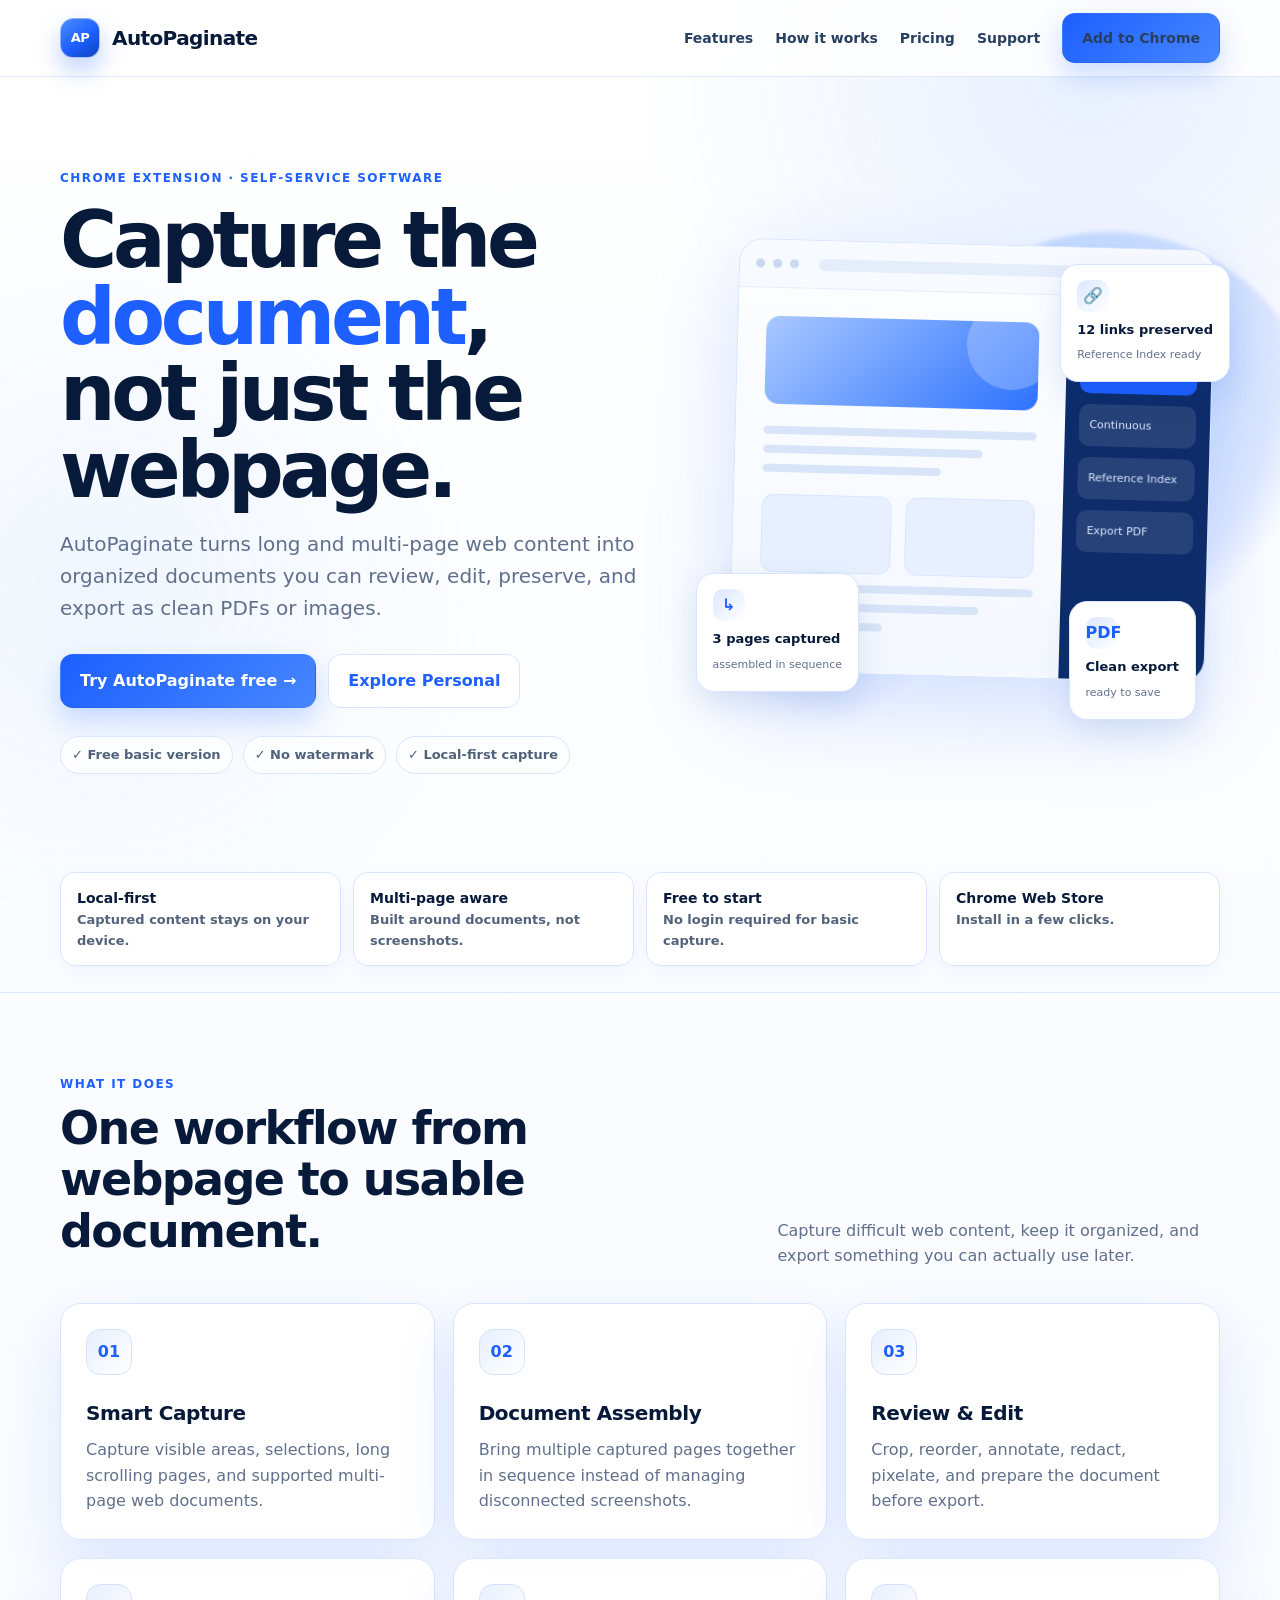
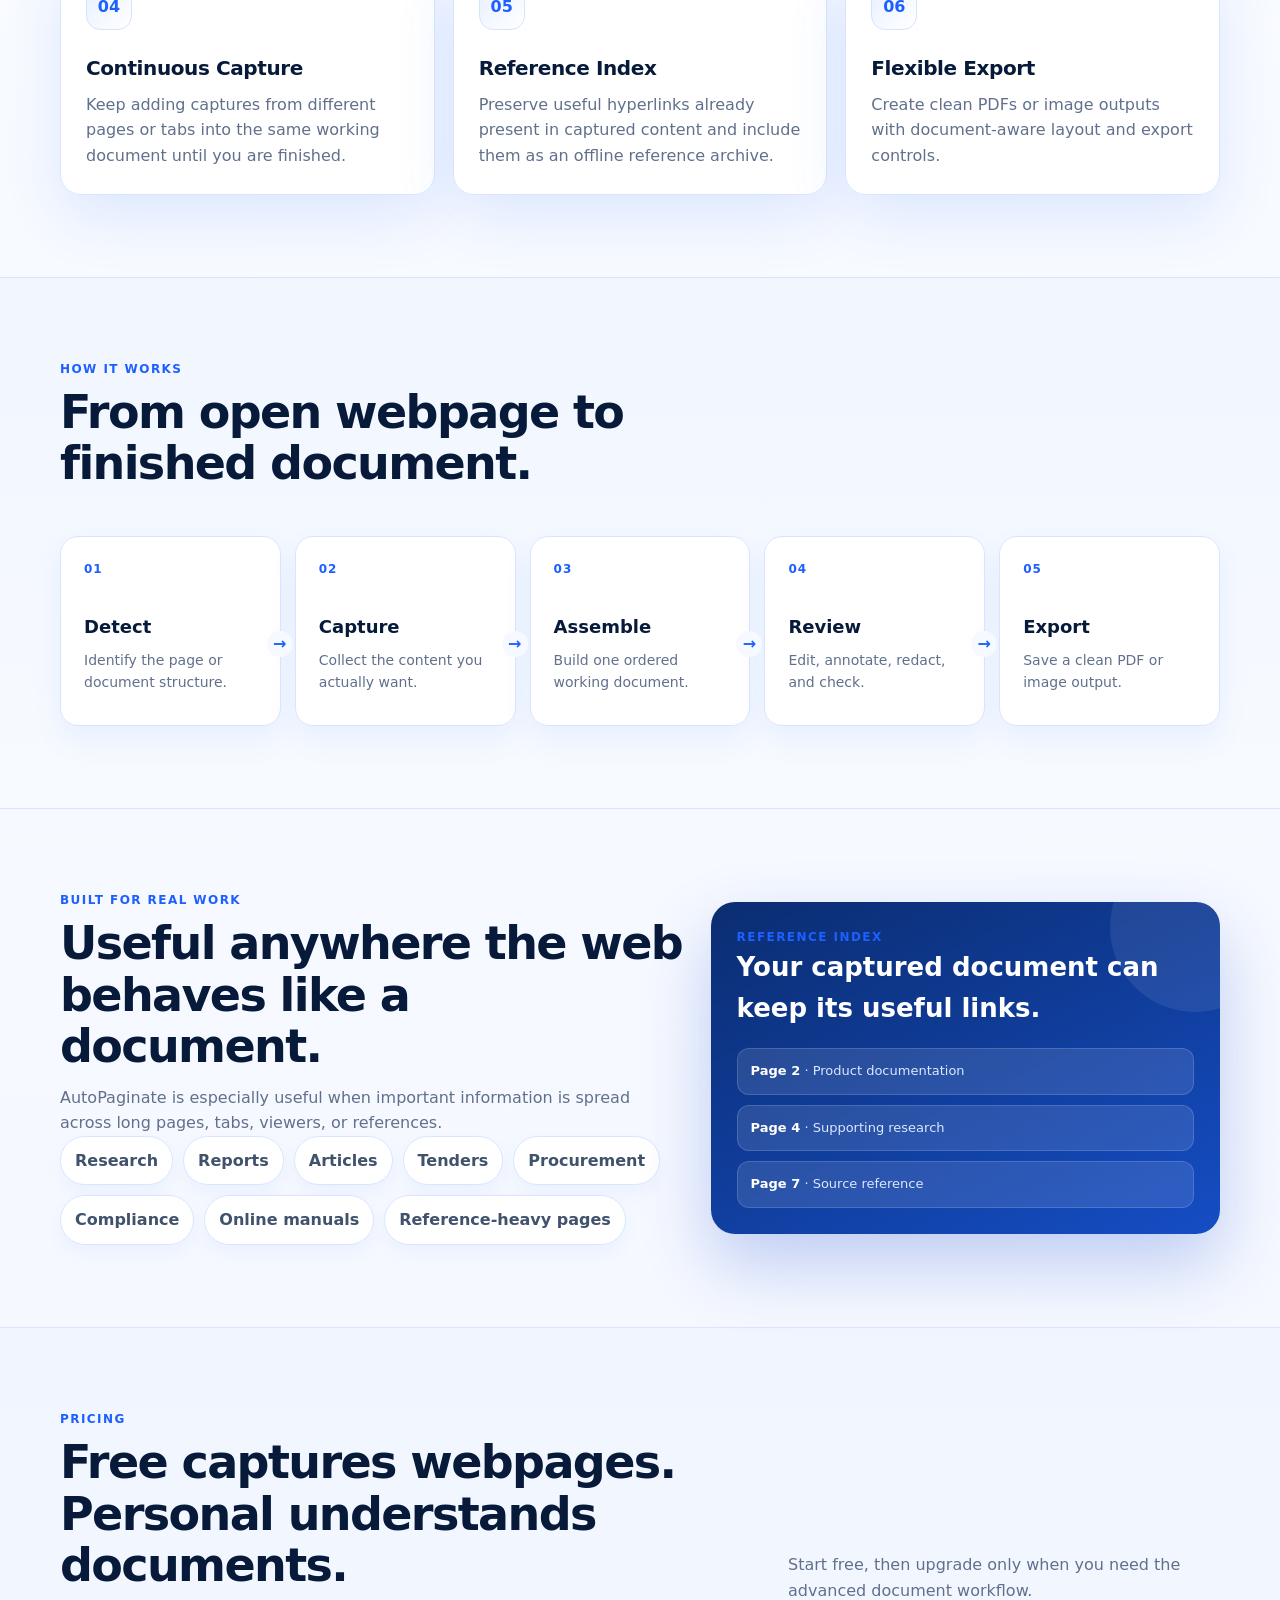
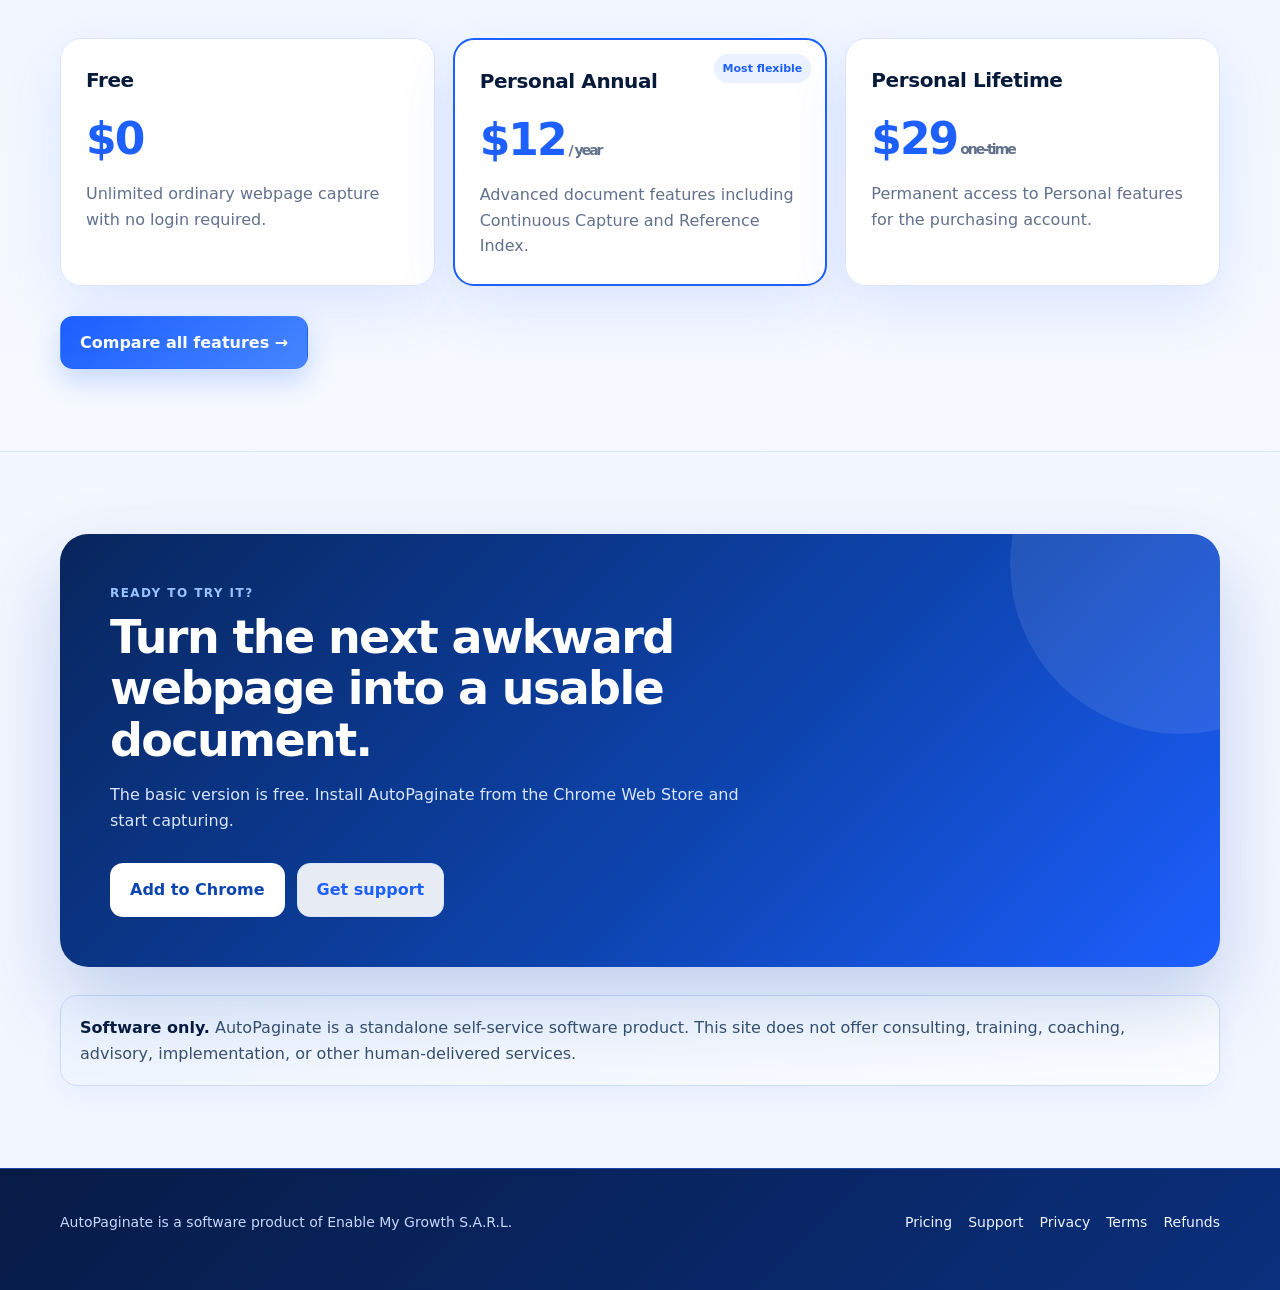
<file: index.html>
<!doctype html><html lang="en"><head><meta charset="utf-8"><meta name="viewport" content="width=device-width,initial-scale=1"><title>AutoPaginate — Capture the document, not just the webpage</title><meta name="description" content="Capture long and multi-page web content, assemble it into usable documents, and export clean PDFs or images with AutoPaginate."><link rel="canonical" href="https://ap.enablemygrowth.com/"><link rel="stylesheet" href="/styles.css"></head><body>
<header class="nav"><div class="wrap nav-inner"><a class="brand" href="/"><span class="mark">AP</span>AutoPaginate</a><nav class="links"><a href="#features">Features</a><a href="#workflow">How it works</a><a href="/pricing.html">Pricing</a><a href="/support.html">Support</a><a class="button" target="_blank" rel="noopener noreferrer" href="https://chromewebstore.google.com/detail/autopaginate/aelphfappkhhegholojnkfmpgkehmkic">Add to Chrome</a></nav></div></header>
<main>
<section class="hero"><div class="wrap hero-grid"><div class="hero-copy reveal"><div class="eyebrow">Chrome extension · self-service software</div><h1>Capture the <span>document</span>, not just the webpage.</h1><p>AutoPaginate turns long and multi-page web content into organized documents you can review, edit, preserve, and export as clean PDFs or images.</p><div class="actions"><a class="button" target="_blank" rel="noopener noreferrer" href="https://chromewebstore.google.com/detail/autopaginate/aelphfappkhhegholojnkfmpgkehmkic">Try AutoPaginate free →</a><a class="button secondary" href="/pricing.html">Explore Personal</a></div><div class="proof"><span>✓ Free basic version</span><span>✓ No watermark</span><span>✓ Local-first capture</span></div></div>
<div class="product-stage reveal" aria-label="Illustration of AutoPaginate capturing and organizing a web document"><div class="stage-orb orb-a"></div><div class="stage-orb orb-b"></div><div class="browser"><div class="browser-top"><i class="dot"></i><i class="dot"></i><i class="dot"></i><i class="bar"></i></div><div class="browser-body"><div class="doc-view"><div class="doc-hero"></div><div class="line"></div><div class="line w80"></div><div class="line w65"></div><div class="doc-blocks"><div class="doc-block"></div><div class="doc-block"></div></div><div class="line"></div><div class="line w80"></div><div class="line w45"></div></div><div class="side-panel"><b>AutoPaginate</b><div class="side-chip active">Smart Capture</div><div class="side-chip">Continuous</div><div class="side-chip">Reference Index</div><div class="side-chip">Export PDF</div></div></div></div><div class="float-card fc1"><div class="mini-icon">↳</div><strong>3 pages captured</strong><span>assembled in sequence</span></div><div class="float-card fc2"><div class="mini-icon">🔗</div><strong>12 links preserved</strong><span>Reference Index ready</span></div><div class="float-card fc3"><div class="mini-icon">PDF</div><strong>Clean export</strong><span>ready to save</span></div></div></div></section>

<section class="trustbar"><div class="wrap trustbar-inner reveal"><div class="trustitem"><b>Local-first</b>Captured content stays on your device.</div><div class="trustitem"><b>Multi-page aware</b>Built around documents, not screenshots.</div><div class="trustitem"><b>Free to start</b>No login required for basic capture.</div><div class="trustitem"><b>Chrome Web Store</b>Install in a few clicks.</div></div></section>

<section class="section" id="features"><div class="wrap"><div class="section-head reveal"><div><div class="eyebrow">What it does</div><h2>One workflow from webpage to usable document.</h2></div><p class="section-lead">Capture difficult web content, keep it organized, and export something you can actually use later.</p></div><div class="grid">
<article class="card reveal"><div class="card-icon">01</div><h3>Smart Capture</h3><p>Capture visible areas, selections, long scrolling pages, and supported multi-page web documents.</p></article>
<article class="card reveal"><div class="card-icon">02</div><h3>Document Assembly</h3><p>Bring multiple captured pages together in sequence instead of managing disconnected screenshots.</p></article>
<article class="card reveal"><div class="card-icon">03</div><h3>Review & Edit</h3><p>Crop, reorder, annotate, redact, pixelate, and prepare the document before export.</p></article>
<article class="card reveal"><div class="card-icon">04</div><h3>Continuous Capture</h3><p>Keep adding captures from different pages or tabs into the same working document until you are finished.</p></article>
<article class="card reveal"><div class="card-icon">05</div><h3>Reference Index</h3><p>Preserve useful hyperlinks already present in captured content and include them as an offline reference archive.</p></article>
<article class="card reveal"><div class="card-icon">06</div><h3>Flexible Export</h3><p>Create clean PDFs or image outputs with document-aware layout and export controls.</p></article>
</div></div></section>

<section class="section soft" id="workflow"><div class="wrap"><div class="section-head reveal"><div><div class="eyebrow">How it works</div><h2>From open webpage to finished document.</h2></div></div><div class="flow reveal"><article class="flow-step"><h3>Detect</h3><p>Identify the page or document structure.</p></article><article class="flow-step"><h3>Capture</h3><p>Collect the content you actually want.</p></article><article class="flow-step"><h3>Assemble</h3><p>Build one ordered working document.</p></article><article class="flow-step"><h3>Review</h3><p>Edit, annotate, redact, and check.</p></article><article class="flow-step"><h3>Export</h3><p>Save a clean PDF or image output.</p></article></div></div></section>

<section class="section"><div class="wrap usecase-grid"><div class="reveal"><div class="eyebrow">Built for real work</div><h2>Useful anywhere the web behaves like a document.</h2><p class="section-lead">AutoPaginate is especially useful when important information is spread across long pages, tabs, viewers, or references.</p><div class="pill-cloud"><span class="pill">Research</span><span class="pill">Reports</span><span class="pill">Articles</span><span class="pill">Tenders</span><span class="pill">Procurement</span><span class="pill">Compliance</span><span class="pill">Online manuals</span><span class="pill">Reference-heavy pages</span></div></div><div class="reference-card reveal"><div class="eyebrow">Reference Index</div><h3>Your captured document can keep its useful links.</h3><div class="ref-row"><b>Page 2</b> · Product documentation</div><div class="ref-row"><b>Page 4</b> · Supporting research</div><div class="ref-row"><b>Page 7</b> · Source reference</div></div></div></section>

<section class="section soft" id="pricing"><div class="wrap"><div class="section-head reveal"><div><div class="eyebrow">Pricing</div><h2>Free captures webpages. Personal understands documents.</h2></div><p class="section-lead">Start free, then upgrade only when you need the advanced document workflow.</p></div><div class="price-grid">
<article class="card price-card reveal"><h3>Free</h3><div class="price">$0</div><p>Unlimited ordinary webpage capture with no login required.</p></article>
<article class="card price-card featured reveal"><span class="popular">Most flexible</span><h3>Personal Annual</h3><div class="price">$12<span class="small"> / year</span></div><p>Advanced document features including Continuous Capture and Reference Index.</p></article>
<article class="card price-card reveal"><h3>Personal Lifetime</h3><div class="price">$29<span class="small"> one-time</span></div><p>Permanent access to Personal features for the purchasing account.</p></article>
</div><div class="actions reveal"><a class="button" href="/pricing.html">Compare all features →</a></div></div></section>

<section class="section"><div class="wrap"><div class="cta-panel reveal"><div class="eyebrow">Ready to try it?</div><h2>Turn the next awkward webpage into a usable document.</h2><p>The basic version is free. Install AutoPaginate from the Chrome Web Store and start capturing.</p><div class="actions"><a class="button" style="background:#fff;color:#0d44ae;box-shadow:none" target="_blank" rel="noopener noreferrer" href="https://chromewebstore.google.com/detail/autopaginate/aelphfappkhhegholojnkfmpgkehmkic">Add to Chrome</a><a class="button secondary" href="/support.html">Get support</a></div></div><div class="notice reveal" style="margin-top:28px"><strong>Software only.</strong> AutoPaginate is a standalone self-service software product. This site does not offer consulting, training, coaching, advisory, implementation, or other human-delivered services.</div></div></section>
</main>
<footer class="footer"><div class="wrap footer-grid"><div>AutoPaginate is a software product of Enable My Growth S.A.R.L.</div><div class="footer-links"><a href="/pricing.html">Pricing</a><a href="/support.html">Support</a><a href="/privacy.html">Privacy</a><a href="/terms.html">Terms</a><a href="/refund.html">Refunds</a></div></div></footer><script src="/site.js"></script></body></html>
</file>
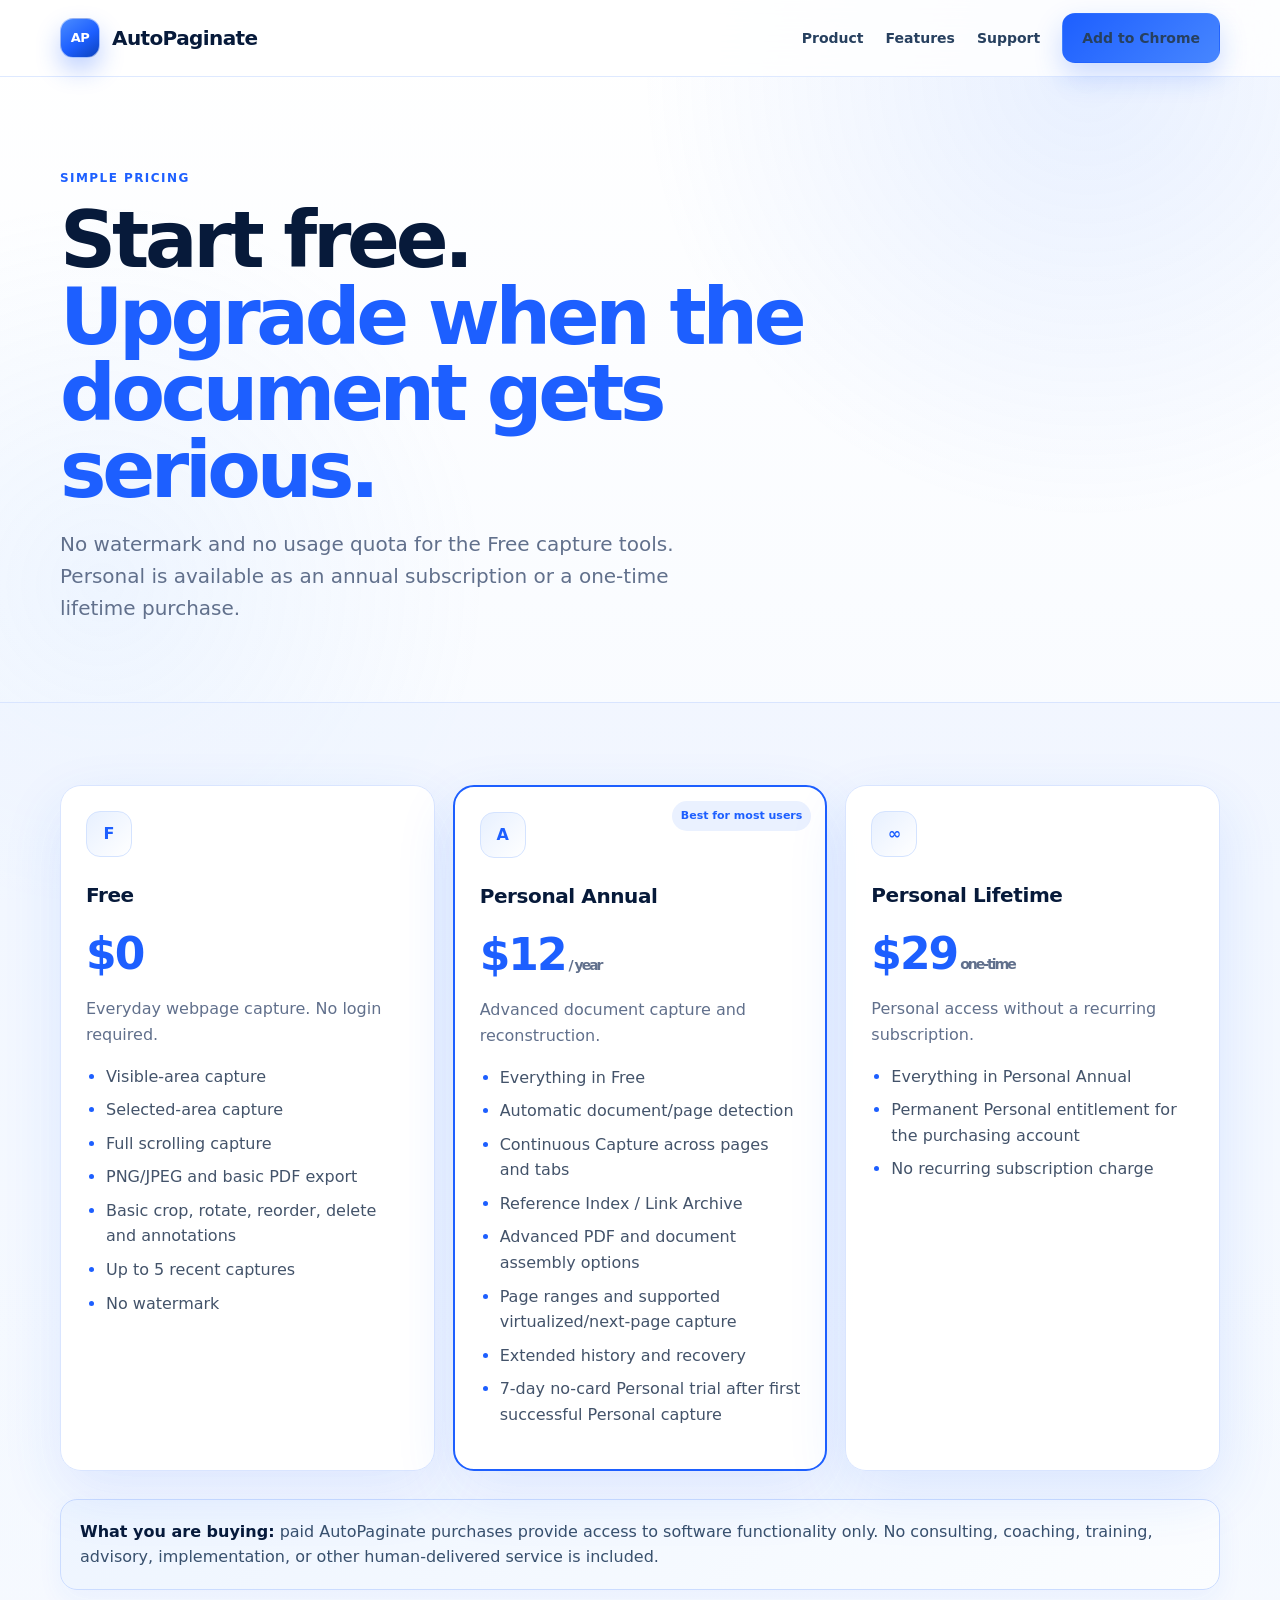
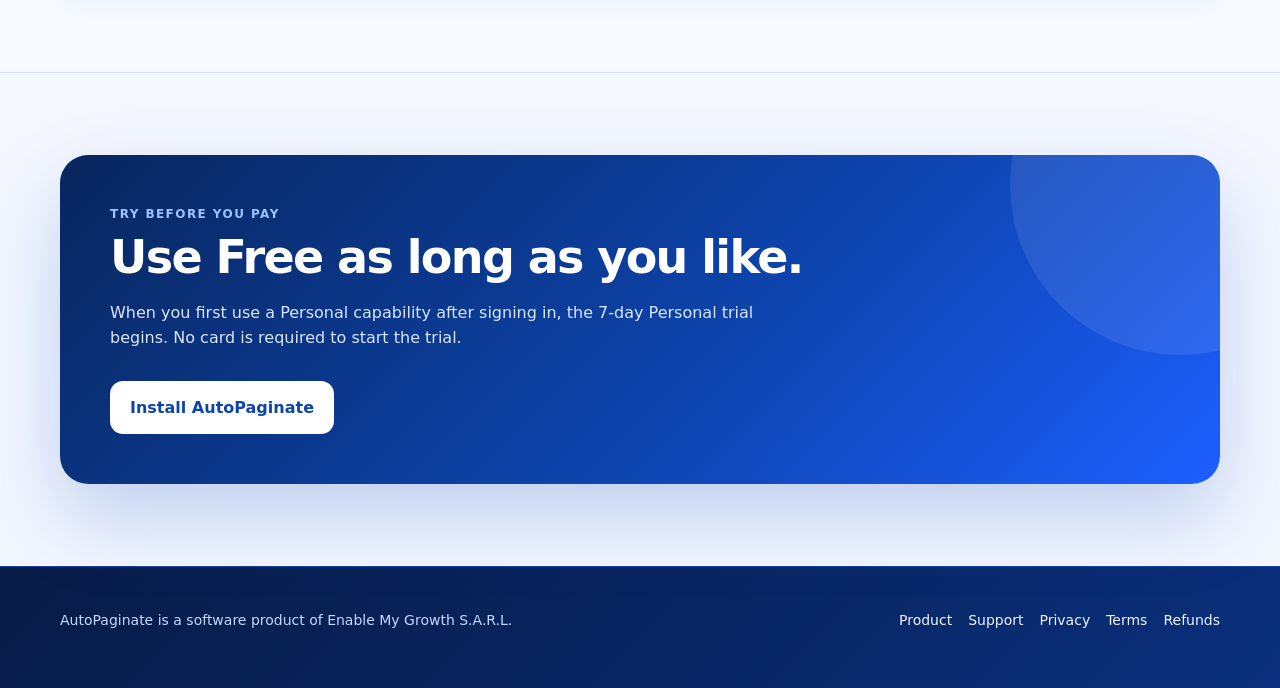
<file: pricing.html>
<!doctype html><html lang="en"><head><meta charset="utf-8"><meta name="viewport" content="width=device-width,initial-scale=1"><title>Pricing — AutoPaginate</title><meta name="description" content="AutoPaginate Free, Personal Annual and Personal Lifetime pricing."><link rel="stylesheet" href="/styles.css"></head><body>
<header class="nav"><div class="wrap nav-inner"><a class="brand" href="/"><span class="mark">AP</span>AutoPaginate</a><nav class="links"><a href="/">Product</a><a href="/#features">Features</a><a href="/support.html">Support</a><a class="button" target="_blank" rel="noopener noreferrer" href="https://chromewebstore.google.com/detail/autopaginate/aelphfappkhhegholojnkfmpgkehmkic">Add to Chrome</a></nav></div></header>
<main><section class="hero"><div class="wrap hero-copy reveal"><div class="eyebrow">Simple pricing</div><h1>Start free.<br><span>Upgrade when the document gets serious.</span></h1><p>No watermark and no usage quota for the Free capture tools. Personal is available as an annual subscription or a one-time lifetime purchase.</p></div></section>
<section class="section soft"><div class="wrap"><div class="price-grid">
<article class="card price-card reveal"><div class="card-icon">F</div><h3>Free</h3><div class="price">$0</div><p>Everyday webpage capture. No login required.</p><ul class="list"><li>Visible-area capture</li><li>Selected-area capture</li><li>Full scrolling capture</li><li>PNG/JPEG and basic PDF export</li><li>Basic crop, rotate, reorder, delete and annotations</li><li>Up to 5 recent captures</li><li>No watermark</li></ul></article>
<article class="card price-card featured reveal"><span class="popular">Best for most users</span><div class="card-icon">A</div><h3>Personal Annual</h3><div class="price">$12<span class="small"> / year</span></div><p>Advanced document capture and reconstruction.</p><ul class="list"><li>Everything in Free</li><li>Automatic document/page detection</li><li>Continuous Capture across pages and tabs</li><li>Reference Index / Link Archive</li><li>Advanced PDF and document assembly options</li><li>Page ranges and supported virtualized/next-page capture</li><li>Extended history and recovery</li><li>7-day no-card Personal trial after first successful Personal capture</li></ul></article>
<article class="card price-card reveal"><div class="card-icon">∞</div><h3>Personal Lifetime</h3><div class="price">$29<span class="small"> one-time</span></div><p>Personal access without a recurring subscription.</p><ul class="list"><li>Everything in Personal Annual</li><li>Permanent Personal entitlement for the purchasing account</li><li>No recurring subscription charge</li></ul></article>
</div><div class="notice reveal" style="margin-top:28px"><strong>What you are buying:</strong> paid AutoPaginate purchases provide access to software functionality only. No consulting, coaching, training, advisory, implementation, or other human-delivered service is included.</div></div></section>
<section class="section"><div class="wrap"><div class="cta-panel reveal"><div class="eyebrow">Try before you pay</div><h2>Use Free as long as you like.</h2><p>When you first use a Personal capability after signing in, the 7-day Personal trial begins. No card is required to start the trial.</p><div class="actions"><a class="button" style="background:#fff;color:#0d44ae;box-shadow:none" target="_blank" rel="noopener noreferrer" href="https://chromewebstore.google.com/detail/autopaginate/aelphfappkhhegholojnkfmpgkehmkic">Install AutoPaginate</a></div></div></div></section></main>
<footer class="footer"><div class="wrap footer-grid"><div>AutoPaginate is a software product of Enable My Growth S.A.R.L.</div><div class="footer-links"><a href="/">Product</a><a href="/support.html">Support</a><a href="/privacy.html">Privacy</a><a href="/terms.html">Terms</a><a href="/refund.html">Refunds</a></div></div></footer><script src="/site.js"></script></body></html>
</file>
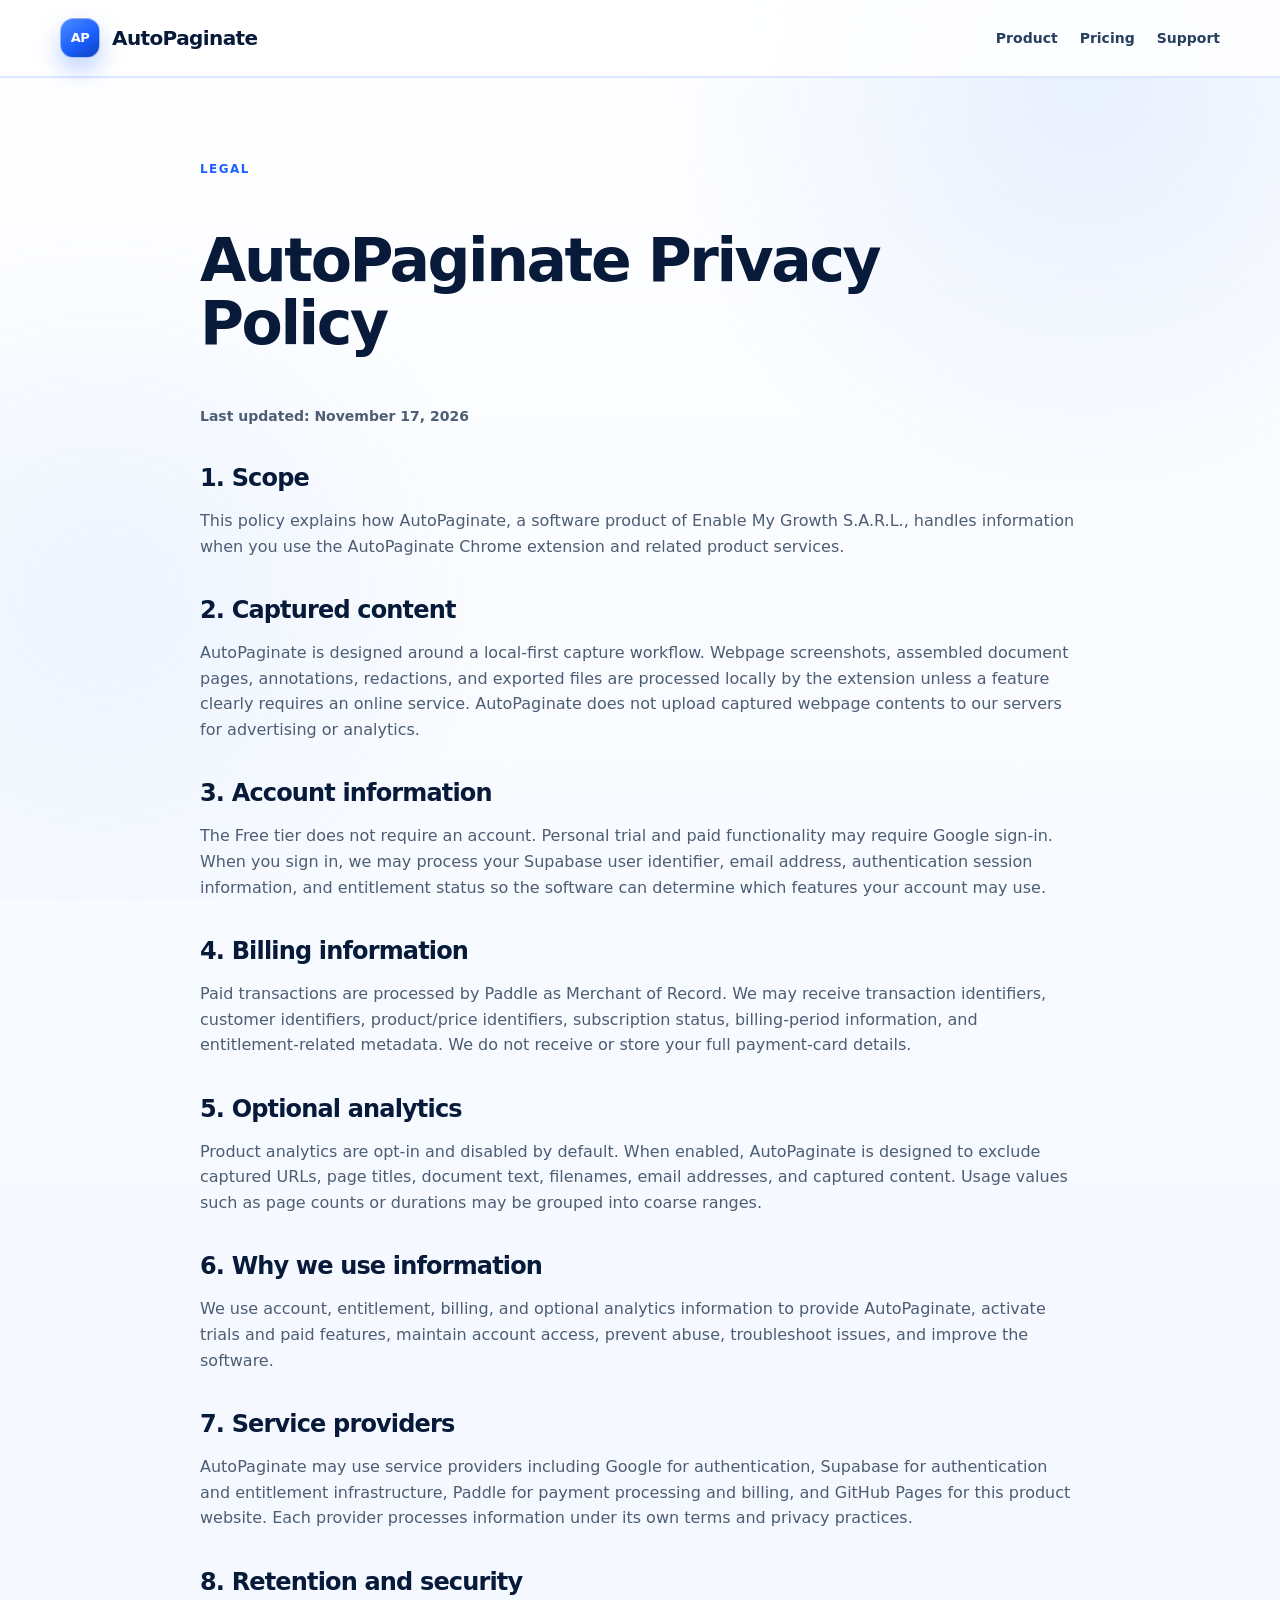
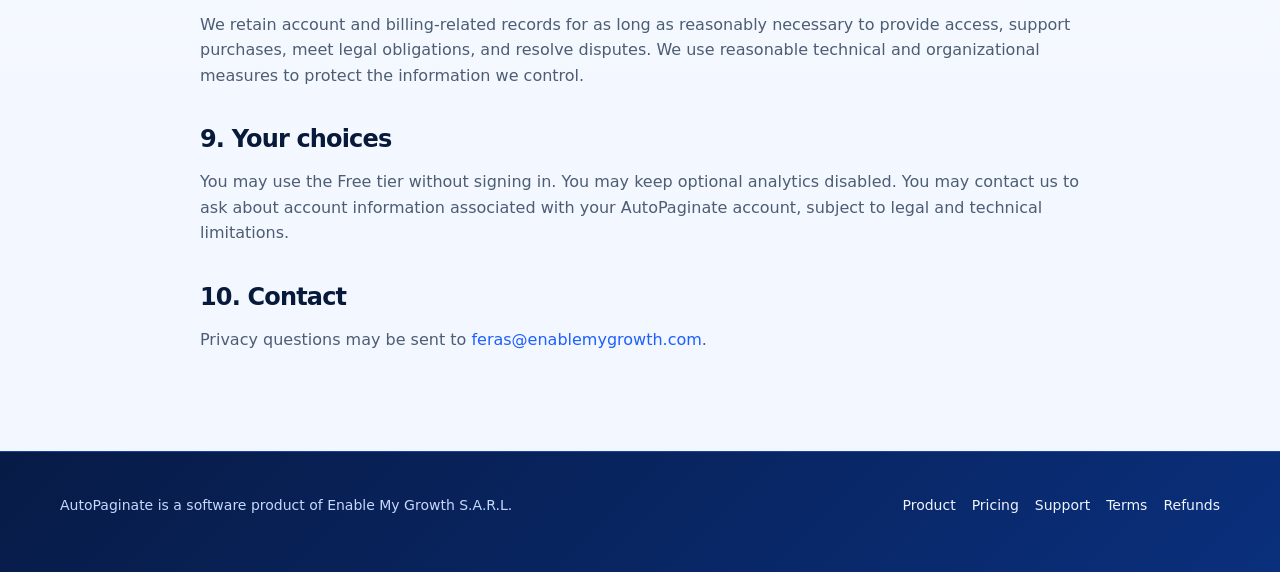
<file: privacy.html>
<!doctype html><html lang="en"><head><meta charset="utf-8"><meta name="viewport" content="width=device-width,initial-scale=1"><title>Privacy Policy — AutoPaginate</title><link rel="stylesheet" href="/styles.css"></head><body><header class="nav"><div class="wrap nav-inner"><a class="brand" href="/"><span class="mark">AP</span>AutoPaginate</a><nav class="links"><a href="/">Product</a><a href="/pricing.html">Pricing</a><a href="/support.html">Support</a></nav></div></header><main><section class="section"><div class="wrap legal"><div class="eyebrow">Legal</div><h1>AutoPaginate Privacy Policy</h1><p class="small">Last updated: November 17, 2026</p><h2>1. Scope</h2><p>This policy explains how AutoPaginate, a software product of Enable My Growth S.A.R.L., handles information when you use the AutoPaginate Chrome extension and related product services.</p><h2>2. Captured content</h2><p>AutoPaginate is designed around a local-first capture workflow. Webpage screenshots, assembled document pages, annotations, redactions, and exported files are processed locally by the extension unless a feature clearly requires an online service. AutoPaginate does not upload captured webpage contents to our servers for advertising or analytics.</p><h2>3. Account information</h2><p>The Free tier does not require an account. Personal trial and paid functionality may require Google sign-in. When you sign in, we may process your Supabase user identifier, email address, authentication session information, and entitlement status so the software can determine which features your account may use.</p><h2>4. Billing information</h2><p>Paid transactions are processed by Paddle as Merchant of Record. We may receive transaction identifiers, customer identifiers, product/price identifiers, subscription status, billing-period information, and entitlement-related metadata. We do not receive or store your full payment-card details.</p><h2>5. Optional analytics</h2><p>Product analytics are opt-in and disabled by default. When enabled, AutoPaginate is designed to exclude captured URLs, page titles, document text, filenames, email addresses, and captured content. Usage values such as page counts or durations may be grouped into coarse ranges.</p><h2>6. Why we use information</h2><p>We use account, entitlement, billing, and optional analytics information to provide AutoPaginate, activate trials and paid features, maintain account access, prevent abuse, troubleshoot issues, and improve the software.</p><h2>7. Service providers</h2><p>AutoPaginate may use service providers including Google for authentication, Supabase for authentication and entitlement infrastructure, Paddle for payment processing and billing, and GitHub Pages for this product website. Each provider processes information under its own terms and privacy practices.</p><h2>8. Retention and security</h2><p>We retain account and billing-related records for as long as reasonably necessary to provide access, support purchases, meet legal obligations, and resolve disputes. We use reasonable technical and organizational measures to protect the information we control.</p><h2>9. Your choices</h2><p>You may use the Free tier without signing in. You may keep optional analytics disabled. You may contact us to ask about account information associated with your AutoPaginate account, subject to legal and technical limitations.</p><h2>10. Contact</h2><p>Privacy questions may be sent to <a href="mailto:feras@enablemygrowth.com">feras@enablemygrowth.com</a>.</p></div></section></main><footer class="footer"><div class="wrap footer-grid"><div>AutoPaginate is a software product of Enable My Growth S.A.R.L.</div><div class="footer-links"><a href="/">Product</a><a href="/pricing.html">Pricing</a><a href="/support.html">Support</a><a href="/terms.html">Terms</a><a href="/refund.html">Refunds</a></div></div></footer></body></html>
</file>
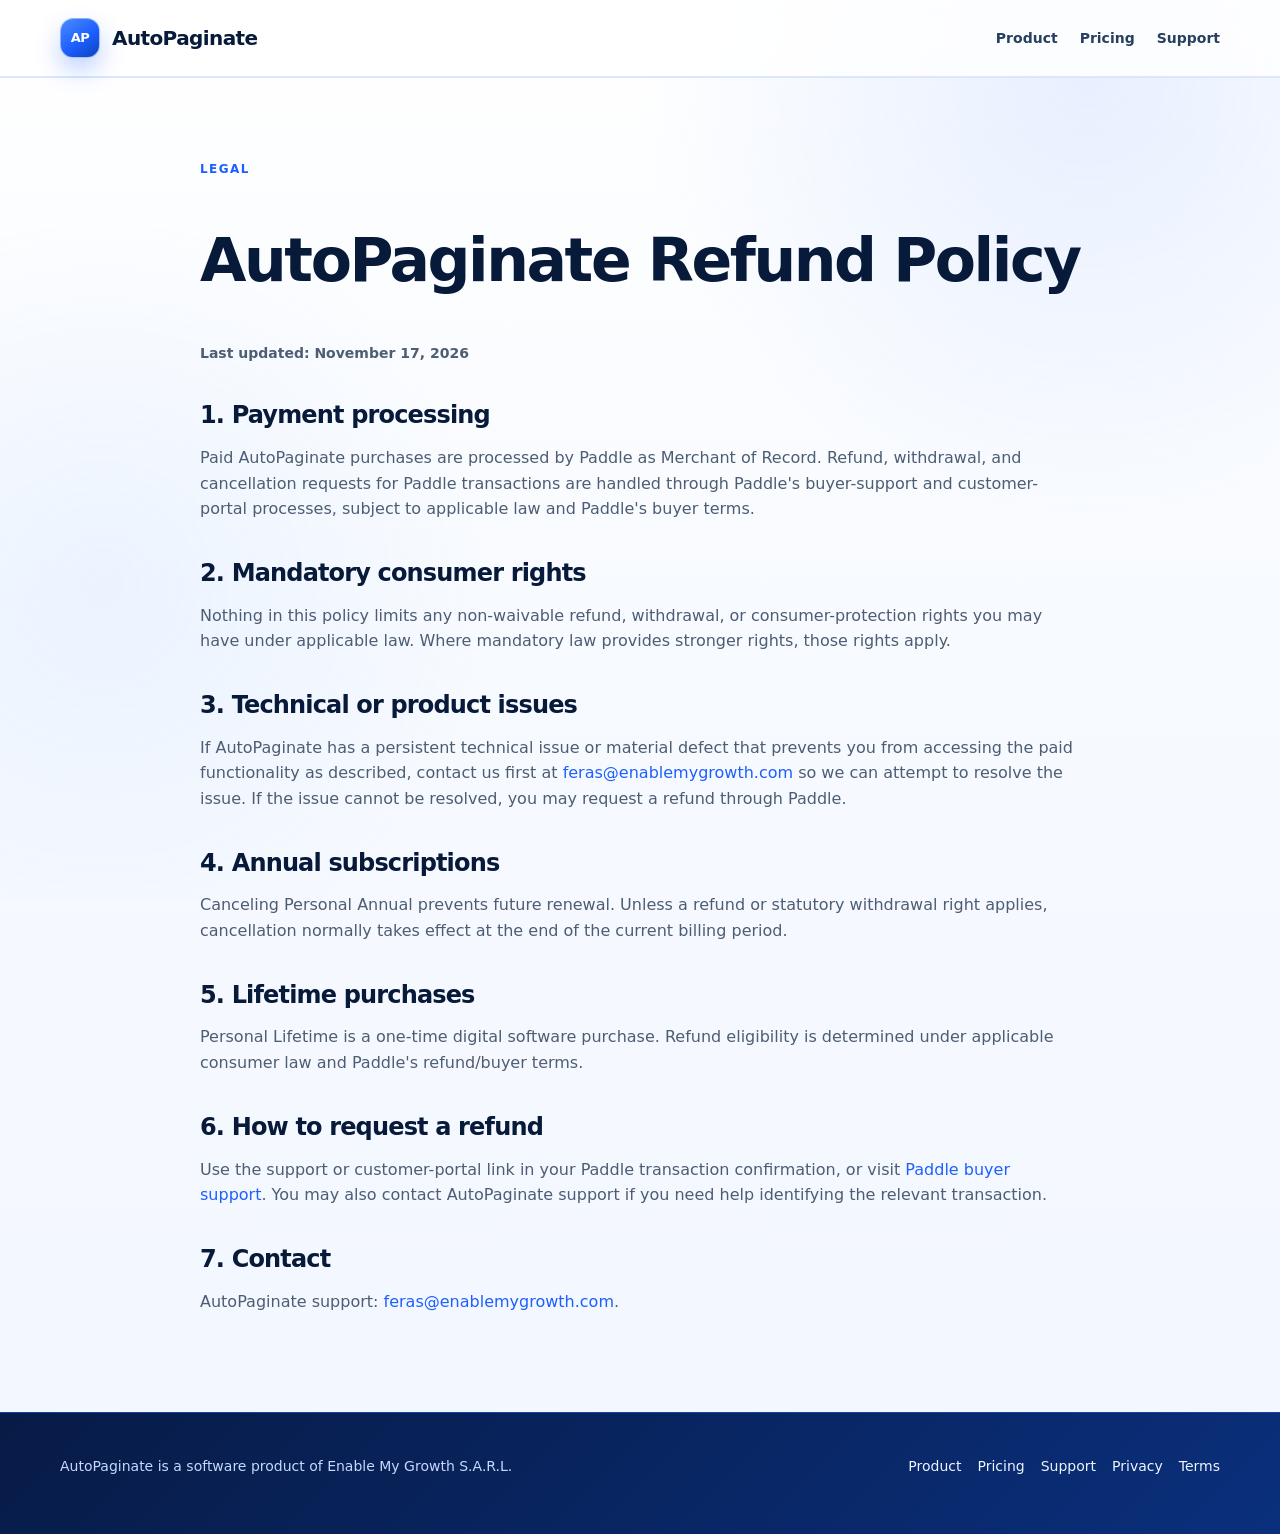
<file: refund.html>
<!doctype html><html lang="en"><head><meta charset="utf-8"><meta name="viewport" content="width=device-width,initial-scale=1"><title>Refund Policy — AutoPaginate</title><link rel="stylesheet" href="/styles.css"></head><body><header class="nav"><div class="wrap nav-inner"><a class="brand" href="/"><span class="mark">AP</span>AutoPaginate</a><nav class="links"><a href="/">Product</a><a href="/pricing.html">Pricing</a><a href="/support.html">Support</a></nav></div></header><main><section class="section"><div class="wrap legal"><div class="eyebrow">Legal</div><h1>AutoPaginate Refund Policy</h1><p class="small">Last updated: November 17, 2026</p><h2>1. Payment processing</h2><p>Paid AutoPaginate purchases are processed by Paddle as Merchant of Record. Refund, withdrawal, and cancellation requests for Paddle transactions are handled through Paddle's buyer-support and customer-portal processes, subject to applicable law and Paddle's buyer terms.</p><h2>2. Mandatory consumer rights</h2><p>Nothing in this policy limits any non-waivable refund, withdrawal, or consumer-protection rights you may have under applicable law. Where mandatory law provides stronger rights, those rights apply.</p><h2>3. Technical or product issues</h2><p>If AutoPaginate has a persistent technical issue or material defect that prevents you from accessing the paid functionality as described, contact us first at <a href="mailto:feras@enablemygrowth.com">feras@enablemygrowth.com</a> so we can attempt to resolve the issue. If the issue cannot be resolved, you may request a refund through Paddle.</p><h2>4. Annual subscriptions</h2><p>Canceling Personal Annual prevents future renewal. Unless a refund or statutory withdrawal right applies, cancellation normally takes effect at the end of the current billing period.</p><h2>5. Lifetime purchases</h2><p>Personal Lifetime is a one-time digital software purchase. Refund eligibility is determined under applicable consumer law and Paddle's refund/buyer terms.</p><h2>6. How to request a refund</h2><p>Use the support or customer-portal link in your Paddle transaction confirmation, or visit <a href="https://paddle.net">Paddle buyer support</a>. You may also contact AutoPaginate support if you need help identifying the relevant transaction.</p><h2>7. Contact</h2><p>AutoPaginate support: <a href="mailto:feras@enablemygrowth.com">feras@enablemygrowth.com</a>.</p></div></section></main><footer class="footer"><div class="wrap footer-grid"><div>AutoPaginate is a software product of Enable My Growth S.A.R.L.</div><div class="footer-links"><a href="/">Product</a><a href="/pricing.html">Pricing</a><a href="/support.html">Support</a><a href="/privacy.html">Privacy</a><a href="/terms.html">Terms</a></div></div></footer></body></html>
</file>
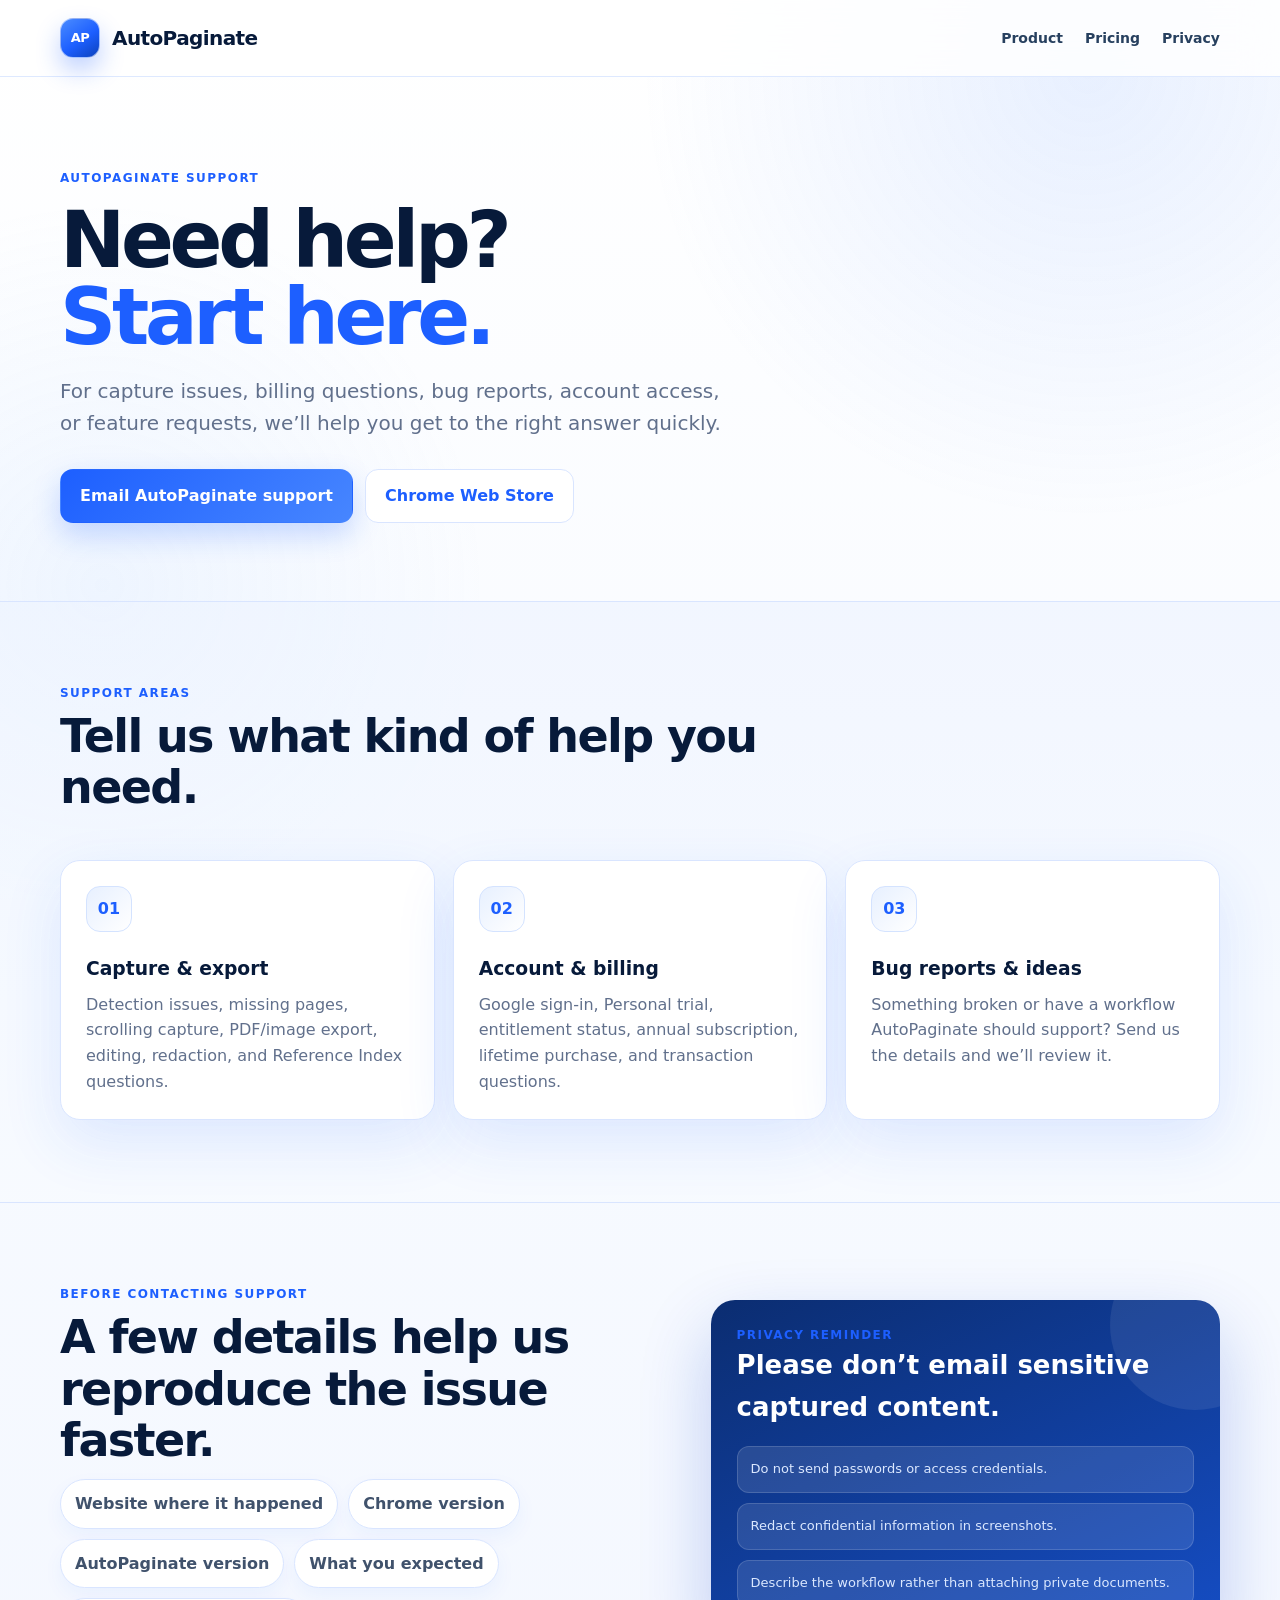
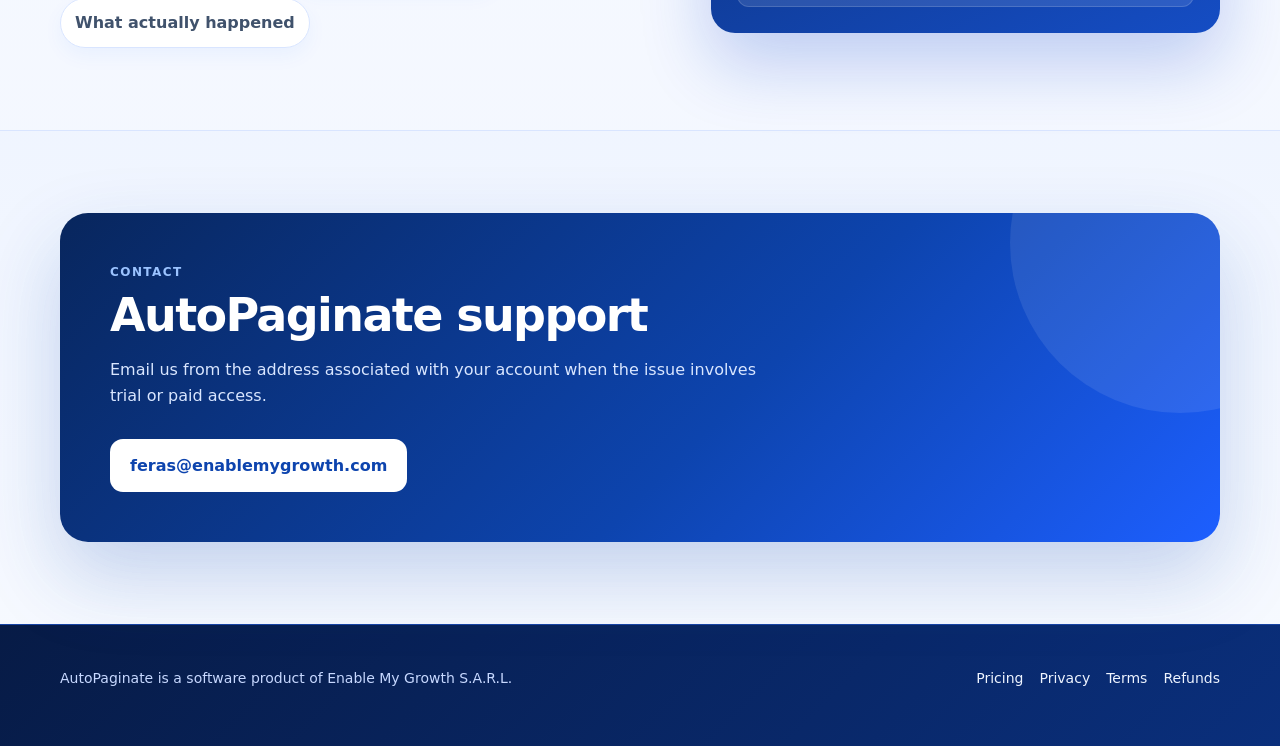
<file: support.html>
<!doctype html><html lang="en"><head><meta charset="utf-8"><meta name="viewport" content="width=device-width,initial-scale=1"><title>Support — AutoPaginate</title><meta name="description" content="AutoPaginate product support and contact information."><link rel="stylesheet" href="/styles.css"></head><body>
<header class="nav"><div class="wrap nav-inner"><a class="brand" href="/"><span class="mark">AP</span>AutoPaginate</a><nav class="links"><a href="/">Product</a><a href="/pricing.html">Pricing</a><a href="/privacy.html">Privacy</a></nav></div></header>
<main><section class="hero"><div class="wrap hero-copy reveal"><div class="eyebrow">AutoPaginate Support</div><h1>Need help?<br><span>Start here.</span></h1><p>For capture issues, billing questions, bug reports, account access, or feature requests, we’ll help you get to the right answer quickly.</p><div class="actions"><a class="button" href="mailto:feras@enablemygrowth.com?subject=AutoPaginate%20Support">Email AutoPaginate support</a><a class="button secondary" target="_blank" rel="noopener noreferrer" href="https://chromewebstore.google.com/detail/autopaginate/aelphfappkhhegholojnkfmpgkehmkic">Chrome Web Store</a></div></div></section>
<section class="section soft"><div class="wrap"><div class="section-head reveal"><div><div class="eyebrow">Support areas</div><h2>Tell us what kind of help you need.</h2></div></div><div class="support-grid">
<article class="support-card reveal"><div class="card-icon">01</div><h3>Capture & export</h3><p>Detection issues, missing pages, scrolling capture, PDF/image export, editing, redaction, and Reference Index questions.</p></article>
<article class="support-card reveal"><div class="card-icon">02</div><h3>Account & billing</h3><p>Google sign-in, Personal trial, entitlement status, annual subscription, lifetime purchase, and transaction questions.</p></article>
<article class="support-card reveal"><div class="card-icon">03</div><h3>Bug reports & ideas</h3><p>Something broken or have a workflow AutoPaginate should support? Send us the details and we’ll review it.</p></article>
</div></div></section>
<section class="section"><div class="wrap usecase-grid"><div class="reveal"><div class="eyebrow">Before contacting support</div><h2>A few details help us reproduce the issue faster.</h2><div class="pill-cloud"><span class="pill">Website where it happened</span><span class="pill">Chrome version</span><span class="pill">AutoPaginate version</span><span class="pill">What you expected</span><span class="pill">What actually happened</span></div></div><div class="reference-card reveal"><div class="eyebrow">Privacy reminder</div><h3>Please don’t email sensitive captured content.</h3><div class="ref-row">Do not send passwords or access credentials.</div><div class="ref-row">Redact confidential information in screenshots.</div><div class="ref-row">Describe the workflow rather than attaching private documents.</div></div></div></section>
<section class="section soft"><div class="wrap"><div class="cta-panel reveal"><div class="eyebrow">Contact</div><h2>AutoPaginate support</h2><p>Email us from the address associated with your account when the issue involves trial or paid access.</p><div class="actions"><a class="button" style="background:#fff;color:#0d44ae;box-shadow:none" href="mailto:feras@enablemygrowth.com?subject=AutoPaginate%20Support">feras@enablemygrowth.com</a></div></div></div></section></main>
<footer class="footer"><div class="wrap footer-grid"><div>AutoPaginate is a software product of Enable My Growth S.A.R.L.</div><div class="footer-links"><a href="/pricing.html">Pricing</a><a href="/privacy.html">Privacy</a><a href="/terms.html">Terms</a><a href="/refund.html">Refunds</a></div></div></footer><script src="/site.js"></script></body></html>
</file>
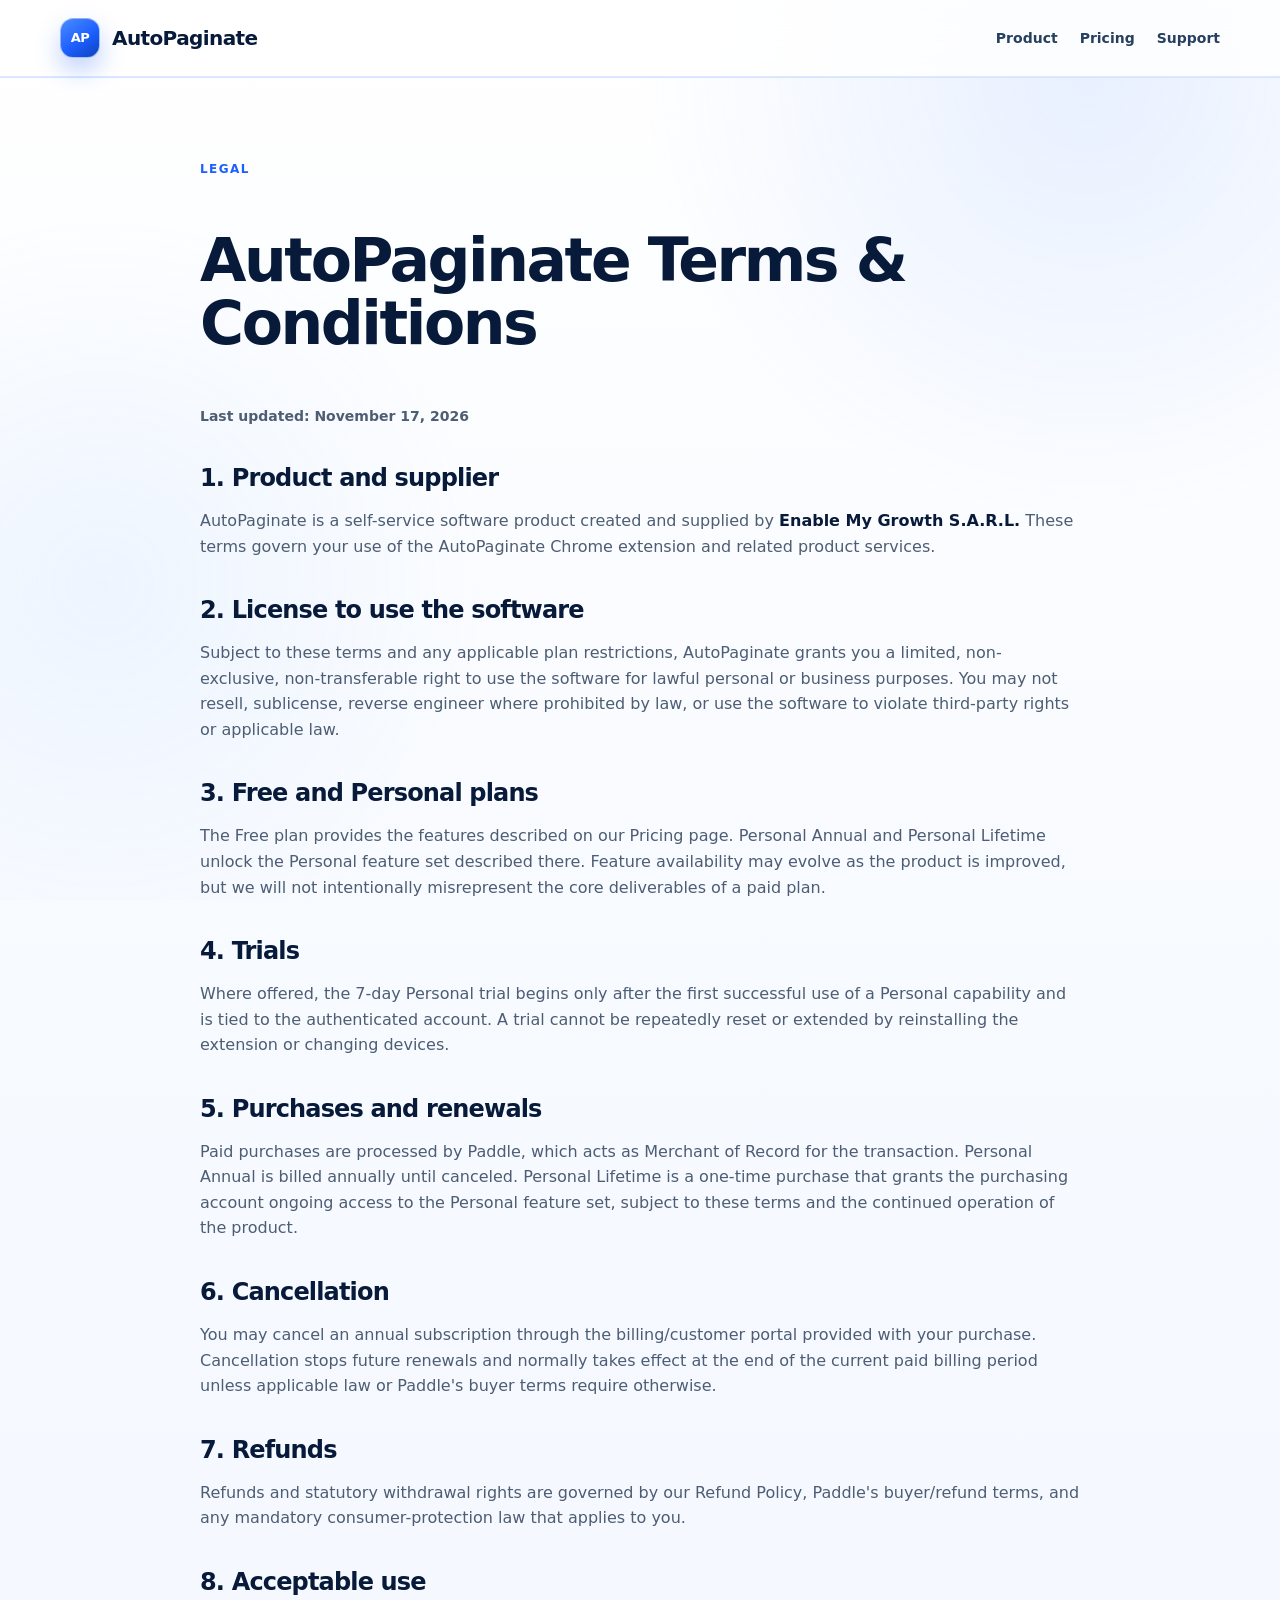
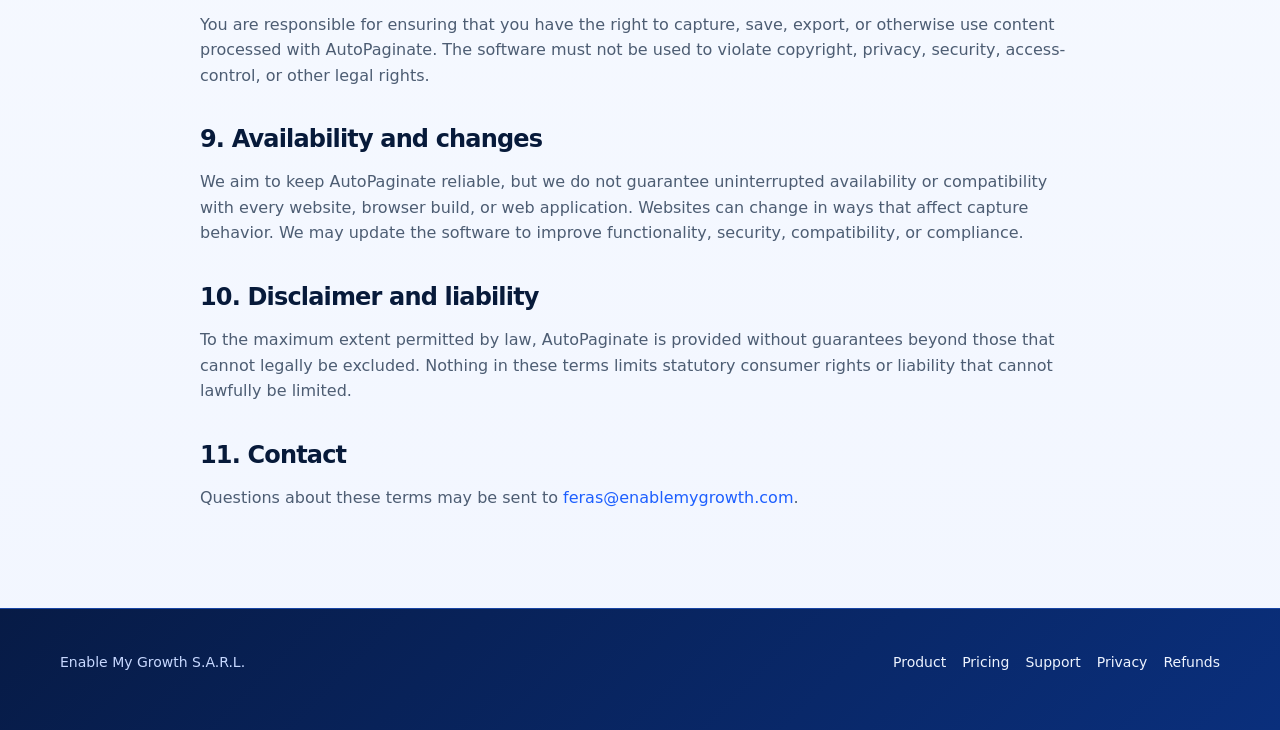
<file: terms.html>
<!doctype html><html lang="en"><head><meta charset="utf-8"><meta name="viewport" content="width=device-width,initial-scale=1"><title>Terms & Conditions — AutoPaginate</title><link rel="stylesheet" href="/styles.css"></head><body><header class="nav"><div class="wrap nav-inner"><a class="brand" href="/"><span class="mark">AP</span>AutoPaginate</a><nav class="links"><a href="/">Product</a><a href="/pricing.html">Pricing</a><a href="/support.html">Support</a></nav></div></header><main><section class="section"><div class="wrap legal"><div class="eyebrow">Legal</div><h1>AutoPaginate Terms & Conditions</h1><p class="small">Last updated: November 17, 2026</p><h2>1. Product and supplier</h2><p>AutoPaginate is a self-service software product created and supplied by <strong>Enable My Growth S.A.R.L.</strong> These terms govern your use of the AutoPaginate Chrome extension and related product services.</p><h2>2. License to use the software</h2><p>Subject to these terms and any applicable plan restrictions, AutoPaginate grants you a limited, non-exclusive, non-transferable right to use the software for lawful personal or business purposes. You may not resell, sublicense, reverse engineer where prohibited by law, or use the software to violate third-party rights or applicable law.</p><h2>3. Free and Personal plans</h2><p>The Free plan provides the features described on our Pricing page. Personal Annual and Personal Lifetime unlock the Personal feature set described there. Feature availability may evolve as the product is improved, but we will not intentionally misrepresent the core deliverables of a paid plan.</p><h2>4. Trials</h2><p>Where offered, the 7-day Personal trial begins only after the first successful use of a Personal capability and is tied to the authenticated account. A trial cannot be repeatedly reset or extended by reinstalling the extension or changing devices.</p><h2>5. Purchases and renewals</h2><p>Paid purchases are processed by Paddle, which acts as Merchant of Record for the transaction. Personal Annual is billed annually until canceled. Personal Lifetime is a one-time purchase that grants the purchasing account ongoing access to the Personal feature set, subject to these terms and the continued operation of the product.</p><h2>6. Cancellation</h2><p>You may cancel an annual subscription through the billing/customer portal provided with your purchase. Cancellation stops future renewals and normally takes effect at the end of the current paid billing period unless applicable law or Paddle's buyer terms require otherwise.</p><h2>7. Refunds</h2><p>Refunds and statutory withdrawal rights are governed by our Refund Policy, Paddle's buyer/refund terms, and any mandatory consumer-protection law that applies to you.</p><h2>8. Acceptable use</h2><p>You are responsible for ensuring that you have the right to capture, save, export, or otherwise use content processed with AutoPaginate. The software must not be used to violate copyright, privacy, security, access-control, or other legal rights.</p><h2>9. Availability and changes</h2><p>We aim to keep AutoPaginate reliable, but we do not guarantee uninterrupted availability or compatibility with every website, browser build, or web application. Websites can change in ways that affect capture behavior. We may update the software to improve functionality, security, compatibility, or compliance.</p><h2>10. Disclaimer and liability</h2><p>To the maximum extent permitted by law, AutoPaginate is provided without guarantees beyond those that cannot legally be excluded. Nothing in these terms limits statutory consumer rights or liability that cannot lawfully be limited.</p><h2>11. Contact</h2><p>Questions about these terms may be sent to <a href="mailto:feras@enablemygrowth.com">feras@enablemygrowth.com</a>.</p></div></section></main><footer class="footer"><div class="wrap footer-grid"><div>Enable My Growth S.A.R.L.</div><div class="footer-links"><a href="/">Product</a><a href="/pricing.html">Pricing</a><a href="/support.html">Support</a><a href="/privacy.html">Privacy</a><a href="/refund.html">Refunds</a></div></div></footer></body></html>
</file>
<file: styles.css>
:root{
--bg:#f6f9ff;--surface:#fff;--surface2:#eef4ff;--ink:#071a3a;--text:#10264b;--muted:#61708c;
--blue:#1d5fff;--blue2:#4786ff;--sky:#84b8ff;--pale:#dce8ff;--line:#d9e5ff;--green:#17b26a;
--shadow:0 22px 60px rgba(29,95,255,.12);--shadow2:0 12px 32px rgba(20,70,170,.12);--max:1160px
}
*{box-sizing:border-box}
html{scroll-behavior:smooth}
body{margin:0;font-family:Inter,ui-sans-serif,system-ui,-apple-system,BlinkMacSystemFont,"Segoe UI",sans-serif;background:linear-gradient(180deg,#fff 0%,#f7faff 42%,#f2f6ff 100%);color:var(--ink);line-height:1.6;overflow-x:hidden}
body:before{content:"";position:fixed;inset:0;pointer-events:none;background:radial-gradient(circle at 85% 8%,rgba(71,134,255,.12),transparent 28rem),radial-gradient(circle at 8% 65%,rgba(132,184,255,.10),transparent 24rem);z-index:-1}
a{color:var(--blue);text-decoration:none}a:hover{text-decoration:underline}
.wrap{width:min(var(--max),calc(100% - 40px));margin:auto}
.nav{position:sticky;top:0;z-index:50;background:rgba(255,255,255,.82);backdrop-filter:blur(18px);border-bottom:1px solid rgba(217,229,255,.85);transition:.25s ease}
.nav.scrolled{box-shadow:0 10px 30px rgba(20,60,120,.08)}
.nav-inner{min-height:76px;display:flex;align-items:center;justify-content:space-between;gap:26px}
.brand{display:flex;align-items:center;gap:12px;color:var(--ink);font-weight:900;font-size:20px;letter-spacing:-.03em}.brand:hover{text-decoration:none}
.mark{width:40px;height:40px;border-radius:13px;display:grid;place-items:center;background:linear-gradient(145deg,#4b8cff,#1d5fff 55%,#0c42bd);color:#fff;font-size:13px;font-weight:900;box-shadow:0 12px 25px rgba(29,95,255,.28);border:1px solid rgba(255,255,255,.55)}
.links{display:flex;gap:22px;align-items:center;font-size:14px}.links a{color:#27405f;font-weight:700}
.button{display:inline-flex;align-items:center;justify-content:center;gap:9px;padding:13px 19px;border-radius:13px;background:linear-gradient(135deg,var(--blue),var(--blue2));color:#fff;font-weight:850;border:1px solid transparent;box-shadow:0 12px 28px rgba(29,95,255,.22);transition:transform .2s ease,box-shadow .2s ease,filter .2s ease}
.button:hover{text-decoration:none;transform:translateY(-2px);box-shadow:0 16px 34px rgba(29,95,255,.28)}
.button.secondary{background:rgba(255,255,255,.9);border-color:var(--line);color:var(--blue);box-shadow:none}
.eyebrow{color:var(--blue);font-weight:900;letter-spacing:.12em;text-transform:uppercase;font-size:12px}
.hero{padding:92px 0 78px;position:relative;overflow:hidden}
.hero-grid{display:grid;grid-template-columns:1.05fr .95fr;gap:56px;align-items:center}
.hero-copy h1{font-size:clamp(46px,6.8vw,78px);line-height:.98;margin:14px 0 20px;letter-spacing:-.055em;max-width:760px}
.hero-copy h1 span{color:var(--blue)}
.hero-copy>p{max-width:680px;color:var(--muted);font-size:20px;margin:0}
.actions{display:flex;gap:12px;flex-wrap:wrap;margin-top:30px}
.proof{display:flex;gap:10px;flex-wrap:wrap;margin-top:28px;color:#4f617b;font-size:13px;font-weight:750}
.proof span{background:rgba(255,255,255,.75);border:1px solid var(--line);padding:8px 11px;border-radius:999px}
.product-stage{position:relative;min-height:520px;isolation:isolate}
.stage-orb{position:absolute;border-radius:50%;filter:blur(2px);z-index:-1}
.orb-a{width:420px;height:420px;right:-100px;top:20px;background:radial-gradient(circle at 35% 35%,rgba(132,184,255,.6),rgba(29,95,255,.12) 60%,transparent 72%)}
.orb-b{width:250px;height:250px;left:5px;bottom:0;background:radial-gradient(circle,rgba(29,95,255,.14),transparent 67%)}
.browser{position:absolute;inset:32px 10px 55px 38px;background:#fff;border:1px solid #d7e5ff;border-radius:24px;box-shadow:0 35px 90px rgba(29,95,255,.18);overflow:hidden;transform:rotate(1.5deg)}
.browser-top{height:48px;border-bottom:1px solid #e6edfb;background:#f7faff;display:flex;align-items:center;gap:8px;padding:0 16px}.dot{width:9px;height:9px;border-radius:50%;background:#c9d8f0}.bar{height:12px;border-radius:99px;background:#e5edfb;margin-left:12px;flex:1}.browser-body{display:grid;grid-template-columns:1fr 145px;height:calc(100% - 48px)}
.doc-view{padding:28px;background:linear-gradient(180deg,#fbfdff,#f4f8ff)}.doc-hero{height:88px;border-radius:14px;background:linear-gradient(135deg,#a9c8ff,#2d72ff);margin-bottom:22px;position:relative;overflow:hidden}.doc-hero:after{content:"";position:absolute;width:90px;height:90px;background:rgba(255,255,255,.24);border-radius:50%;right:-18px;top:-22px}.line{height:8px;border-radius:99px;background:#d8e4f7;margin:11px 0}.line.w80{width:80%}.line.w65{width:65%}.line.w45{width:45%}.doc-blocks{display:grid;grid-template-columns:1fr 1fr;gap:14px;margin-top:22px}.doc-block{height:78px;border-radius:12px;background:#e8f0ff;border:1px solid #d7e5ff}
.side-panel{background:#0d2c69;color:white;padding:18px 14px}.side-panel b{font-size:12px}.side-chip{height:42px;border-radius:10px;background:rgba(255,255,255,.10);margin-top:11px;display:flex;align-items:center;padding:0 10px;font-size:11px;color:#dce8ff}.side-chip.active{background:#1d5fff;color:white}
.float-card{position:absolute;background:#fff;border:1px solid var(--line);box-shadow:var(--shadow2);border-radius:18px;padding:15px 16px;animation:float 5s ease-in-out infinite}.float-card strong{display:block;color:var(--ink);font-size:13px}.float-card span{font-size:11px;color:var(--muted)}.fc1{left:0;bottom:40px;animation-delay:-1s}.fc2{right:-10px;top:52px;animation-delay:-2.3s}.fc3{right:24px;bottom:12px;animation-delay:-3.1s}.mini-icon{width:32px;height:32px;border-radius:10px;background:linear-gradient(135deg,var(--pale),#fff);display:grid;place-items:center;color:var(--blue);font-weight:900;margin-bottom:8px}
@keyframes float{0%,100%{transform:translateY(0)}50%{transform:translateY(-9px)}}
.trustbar{padding:20px 0 26px}.trustbar-inner{display:grid;grid-template-columns:repeat(4,1fr);gap:12px}.trustitem{background:#fff;border:1px solid var(--line);border-radius:15px;padding:14px 16px;color:#53637b;font-size:13px;font-weight:700;box-shadow:0 8px 22px rgba(29,95,255,.05)}.trustitem b{color:var(--ink);display:block;font-size:14px}
.section{padding:82px 0;border-top:1px solid var(--line)}.section.soft{background:linear-gradient(180deg,rgba(238,244,255,.72),rgba(247,250,255,.72))}
.section-head{display:flex;justify-content:space-between;gap:28px;align-items:end;margin-bottom:34px}.section-head>div{max-width:700px}.section h2{font-size:clamp(32px,4vw,46px);line-height:1.12;margin:8px 0 12px;letter-spacing:-.035em}.section-lead{color:var(--muted);max-width:760px;margin:0}
.grid{display:grid;grid-template-columns:repeat(3,1fr);gap:18px}
.card{background:rgba(255,255,255,.95);border:1px solid var(--line);border-radius:21px;padding:25px;box-shadow:var(--shadow);transition:.25s ease}.card:hover{transform:translateY(-5px);box-shadow:0 28px 68px rgba(29,95,255,.15)}
.card-icon{width:46px;height:46px;border-radius:14px;background:linear-gradient(135deg,#e7f0ff,#fff);border:1px solid #d4e3ff;display:grid;place-items:center;color:var(--blue);font-weight:900;margin-bottom:22px}
.card h3{margin:0 0 8px;color:var(--ink);font-size:20px;letter-spacing:-.02em}.card p{color:var(--muted);margin:0}
.flow{display:grid;grid-template-columns:repeat(5,1fr);gap:14px;counter-reset:step}.flow-step{position:relative;background:#fff;border:1px solid var(--line);border-radius:18px;padding:23px;min-height:190px;box-shadow:0 14px 30px rgba(29,95,255,.07)}.flow-step:before{counter-increment:step;content:"0" counter(step);display:block;color:var(--blue);font-size:12px;font-weight:900;letter-spacing:.08em;margin-bottom:34px}.flow-step h3{margin:0 0 7px;font-size:18px}.flow-step p{margin:0;color:var(--muted);font-size:14px}.flow-step:not(:last-child):after{content:"→";position:absolute;right:-13px;top:50%;z-index:3;color:var(--blue);background:#f6f9ff;border-radius:50%;width:26px;height:26px;display:grid;place-items:center;font-weight:900}
.usecase-grid{display:grid;grid-template-columns:1.1fr .9fr;gap:28px;align-items:center}.pill-cloud{display:flex;gap:10px;flex-wrap:wrap}.pill{padding:11px 14px;border-radius:999px;border:1px solid var(--line);background:#fff;color:#40526c;font-weight:700;box-shadow:0 8px 20px rgba(29,95,255,.05)}.reference-card{background:linear-gradient(155deg,#0b2d71,#154dc4);color:#fff;border-radius:24px;padding:26px;box-shadow:0 30px 70px rgba(14,63,199,.24);position:relative;overflow:hidden}.reference-card:after{content:"";position:absolute;width:170px;height:170px;border-radius:50%;background:rgba(255,255,255,.08);right:-60px;top:-60px}.reference-card h3{font-size:26px;margin:0 0 18px}.ref-row{background:rgba(255,255,255,.11);border:1px solid rgba(255,255,255,.15);border-radius:12px;padding:12px 13px;margin-top:10px;font-size:13px;color:#dbe8ff}.ref-row b{color:#fff}
.price-grid{display:grid;grid-template-columns:repeat(3,1fr);gap:18px;align-items:stretch}.price-card{position:relative}.price-card.featured{border:2px solid var(--blue);transform:translateY(-8px)}.popular{position:absolute;top:14px;right:14px;background:#eaf1ff;color:var(--blue);font-size:11px;font-weight:900;padding:6px 9px;border-radius:999px}.price{font-size:44px;font-weight:900;margin:7px 0;color:var(--blue);letter-spacing:-.045em}.small{font-size:14px;color:var(--muted);font-weight:650}.list{padding-left:20px}.list li{margin:8px 0;color:#43536a}.list li::marker{color:var(--blue)}
.notice{background:linear-gradient(135deg,#eef5ff,#fbfdff);border:1px solid #cbdcff;border-radius:17px;padding:19px;color:#38506d;box-shadow:0 10px 26px rgba(29,95,255,.06)}.notice strong{color:var(--ink)}
.cta-panel{background:linear-gradient(135deg,#08265d,#0d44ae 58%,#1d5fff);border-radius:28px;padding:50px;color:#fff;position:relative;overflow:hidden;box-shadow:0 34px 80px rgba(13,68,174,.22)}.cta-panel:after{content:"";position:absolute;width:340px;height:340px;right:-130px;top:-140px;border-radius:50%;background:rgba(255,255,255,.09)}.cta-panel .eyebrow{color:#9bc3ff}.cta-panel h2{color:#fff;max-width:720px}.cta-panel p{color:#d9e6ff;max-width:650px}
.support-grid{display:grid;grid-template-columns:repeat(3,1fr);gap:18px}.support-card{background:#fff;border:1px solid var(--line);border-radius:20px;padding:25px;box-shadow:var(--shadow)}.support-card h3{margin:12px 0 8px}.support-card p{color:var(--muted);margin:0}
.legal{max-width:880px}.legal h1{font-size:clamp(38px,6vw,60px);line-height:1.05;letter-spacing:-.04em}.legal h2{margin-top:38px;color:var(--ink);font-size:24px}.legal p,.legal li{color:#4d5d73}.legal strong{color:var(--ink)}
.footer{padding:42px 0 56px;border-top:1px solid #1744a4;background:linear-gradient(135deg,#071b46,#0a2f7c);color:#c7d8ff;font-size:14px}.footer a{color:#eef4ff}.footer-grid{display:flex;justify-content:space-between;gap:24px;flex-wrap:wrap}.footer-links{display:flex;gap:16px;flex-wrap:wrap}
.reveal{opacity:0;transform:translateY(18px);transition:opacity .6s ease,transform .6s ease}.reveal.visible{opacity:1;transform:none}
@media(max-width:980px){.hero-grid,.usecase-grid{grid-template-columns:1fr}.product-stage{min-height:480px;max-width:680px}.flow{grid-template-columns:1fr 1fr}.flow-step:not(:last-child):after{display:none}.trustbar-inner{grid-template-columns:1fr 1fr}.price-grid{grid-template-columns:1fr}.price-card.featured{transform:none}.grid,.support-grid{grid-template-columns:1fr 1fr}}
@media(max-width:760px){.links{display:none}.grid,.support-grid,.flow,.trustbar-inner{grid-template-columns:1fr}.hero{padding:64px 0 54px}.hero-copy>p{font-size:18px}.product-stage{min-height:430px}.browser{inset:24px 2px 52px 20px}.fc2{right:0}.section{padding:62px 0}.section-head{display:block}.cta-panel{padding:34px 24px}.footer-grid{display:block}.footer-links{margin-top:16px}}
@media(prefers-reduced-motion:reduce){*{scroll-behavior:auto!important}.float-card{animation:none}.reveal{opacity:1;transform:none;transition:none}.button,.card{transition:none}}
</file>
